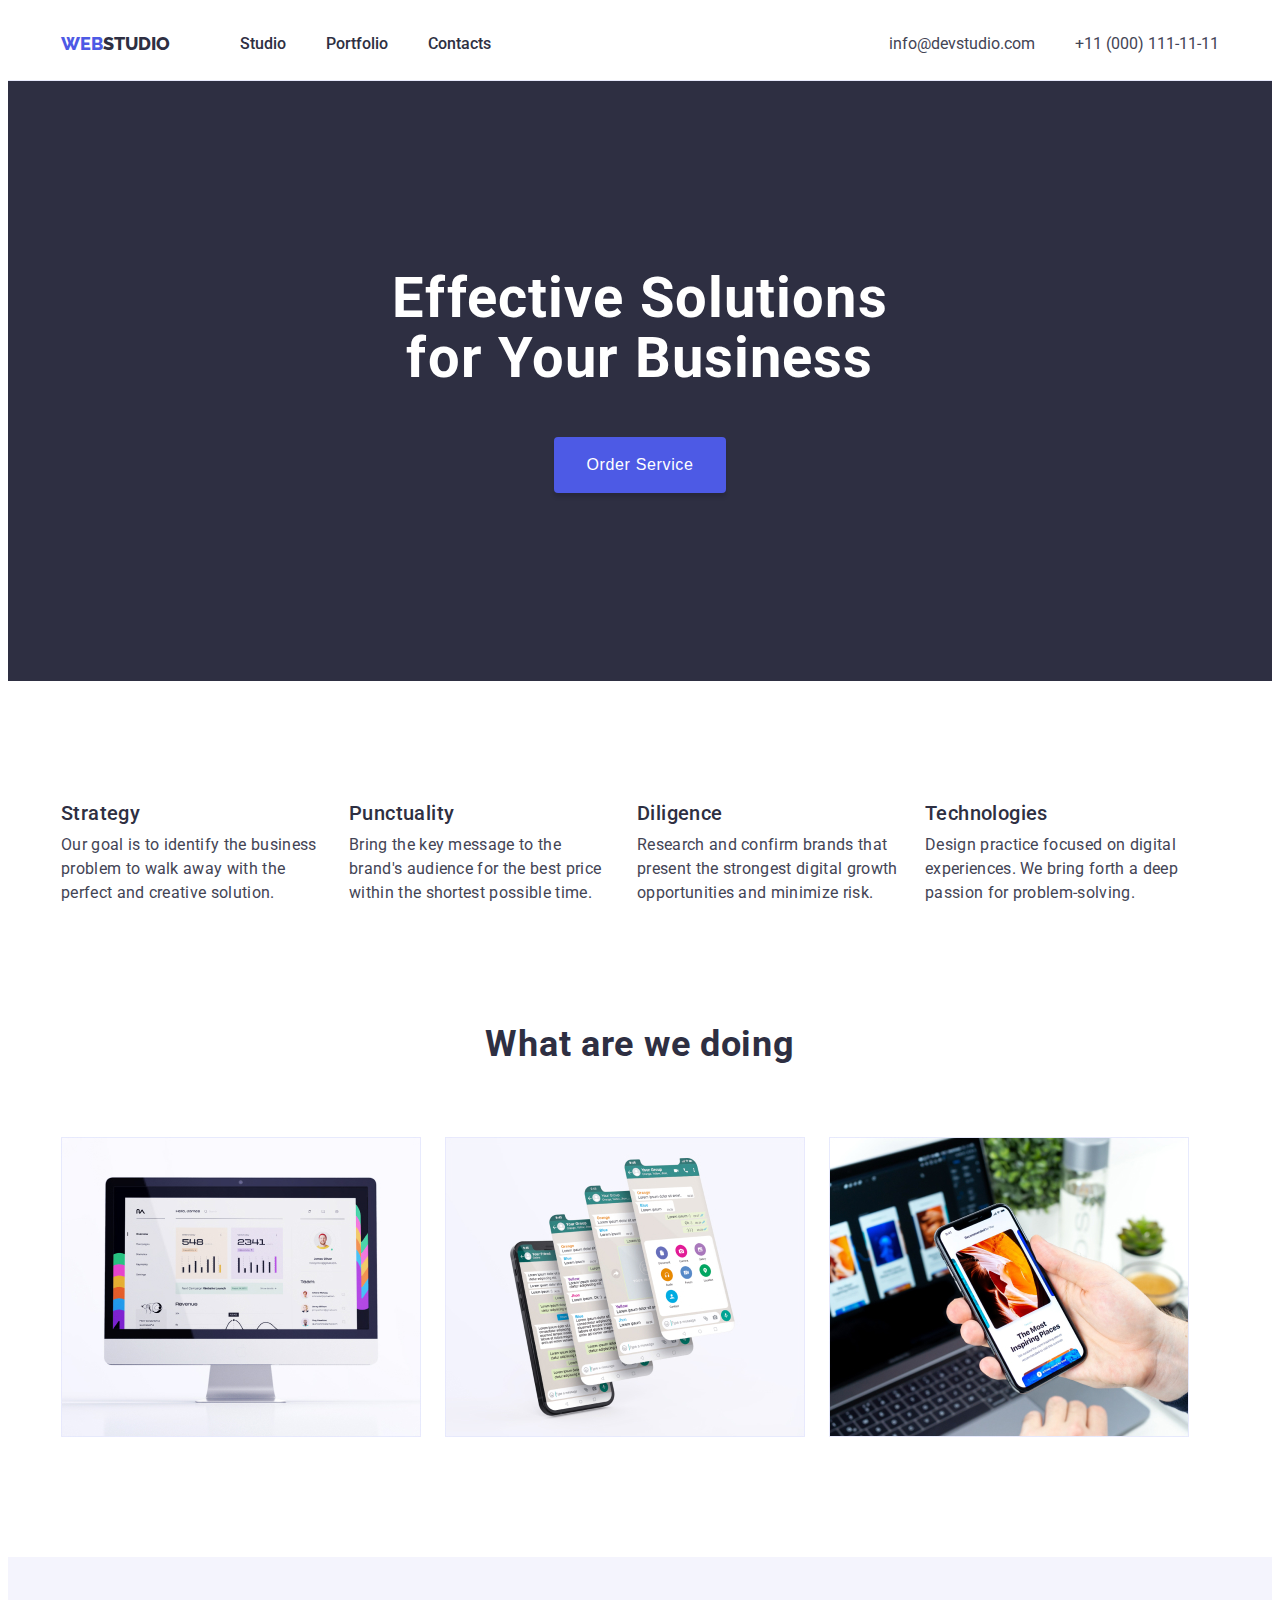
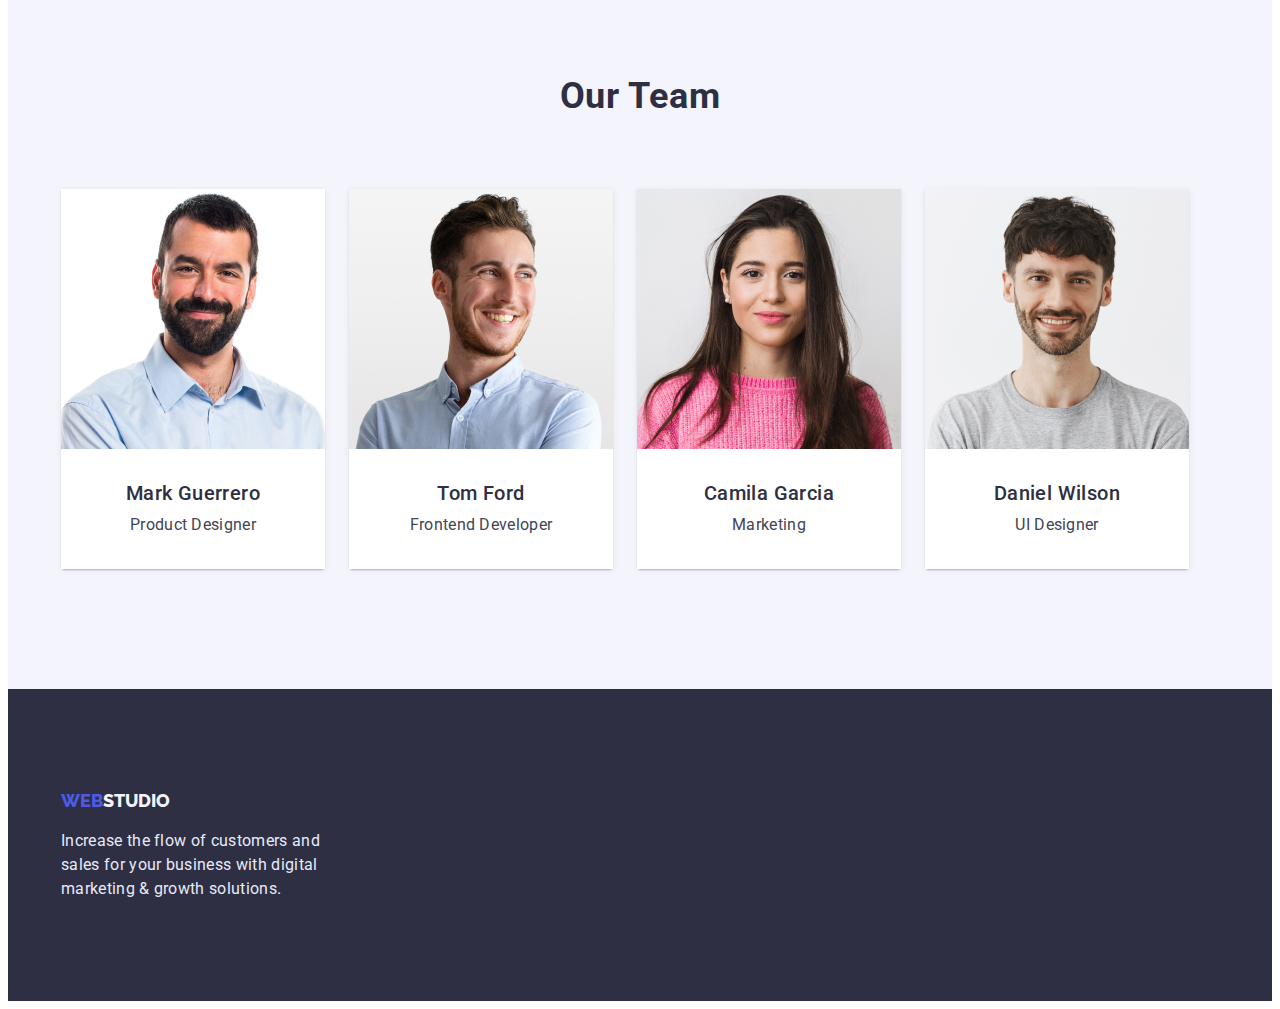
<file: index.html>
<!DOCTYPE html>
<html lang="en">
  <head>
    <meta charset="UTF-8" />
    <meta http-equiv="X-UA-Compatible" content="IE=edge" />
    <meta name="viewport" content="width=device-width, initial-scale=1.0" />
    <title>WebStudio</title>
    <link
      href="https://fonts.googleapis.com/css2?family=Raleway:wght@800&family=Roboto:wght@400;500;700;900&display=swap"
      rel="stylesheet"
    />
    <link
      rel="stylesheet"
      href="https://cdnjs.cloudflare.com/ajax/libs/modern-normalize/1.1.0/modern-normalize.min.css"
      integrity="sha512-wpPYUAdjBVSE4KJnH1VR1HeZfpl1ub8YT/NKx4PuQ5NmX2tKuGu6U/JRp5y+Y8XG2tV+wKQpNHVUX03MfMFn9Q=="
      crossorigin="anonymous"
      referrerpolicy="no-referrer"
    />
    <link rel="stylesheet" href="./css/styles.css" />
  </head>
  <body>
    <!-- head of page -->
    <header class="header">
      <div class="container">
        <!-- navigation -->
        <div class="heder-case">
          <nav class="navigation">
            <a class="logo link" href="./index.html">
              <span class="span-logo">Web</span>Studio</a
            >

            <ul class="list">
              <li><a class="link studio" href="">Studio</a></li>
              <li>
                <a class="link portfolio" href="./portfolio.html">Portfolio</a>
              </li>
              <li><a class="link contacts" href="">Contacts</a></li>
            </ul>
          </nav>
          <!-- contacts -->
          <address>
            <ul class="list">
              <li>
                <a class="mail link" href="mailto:info@devstudio.com"
                  >info@devstudio.com</a
                >
              </li>
              <li>
                <a class="phone link" href="tel:+110001111111"
                  >+11 (000) 111-11-11</a
                >
              </li>
            </ul>
          </address>
        </div>
      </div>
    </header>

    <main>
      <!-- hero section -->
      <section class="hero">
        <h1 class="title-text">Effective Solutions for Your Business</h1>
        <div class="botton-case">
          <button class="title-button" type="button">Order Service</button>
        </div>
      </section>
      <!-- Specifics --- section#2 -->
      <section class="specifics">
        <div class="container">
          <h2 class="none">Specifics</h2>

          <ul>
            <div class="section-specifics">
              <li>
                <h3 class="post-title">Strategy</h3>
                <p class="post-title-text">
                  Our goal is to identify the business problem to walk away with
                  the perfect and creative solution.
                </p>
              </li>
              <li>
                <h3 class="post-title">Punctuality</h3>
                <p class="post-title-text">
                  Bring the key message to the brand's audience for the best
                  price within the shortest possible time.
                </p>
              </li>
              <li>
                <h3 class="post-title">Diligence</h3>
                <p class="post-title-text">
                  Research and confirm brands that present the strongest digital
                  growth opportunities and minimize risk.
                </p>
              </li>
              <li>
                <h3 class="post-title">Technologies</h3>
                <p class="post-title-text">
                  Design practice focused on digital experiences. We bring forth
                  a deep passion for problem-solving.
                </p>
              </li>
            </div>
          </ul>
        </div>
      </section>
      <!-- What are we doing --- section#3 -->

      <section class="doing-box">
        <div class="container">
          <h2 class="images-title">What are we doing</h2>
          <ul class="list-img">
            <li>
              <img
                src="./images/img1.jpg"
                alt="Monitor with web page"
                width="360"
              />
            </li>
            <li>
              <img
                src="./images/img2.jpg"
                alt="Smartfon with application"
                width="360"
              />
            </li>
            <li>
              <img
                src="./images/img3.jpg"
                alt="lap-top and smartfon with application"
                width="360"
              />
            </li>
          </ul>
        </div>
      </section>
      <!-- Our Team --- section#4 -->
      <section class="team-section">
        <div class="container our-team">
          <h2 class="team-title">Our Team</h2>
          <ul class="team-item">
            <li class="list-team">
              <img src="./images/img11.jpg" alt="photo of a man" width="264" />
              <div class="team-box">
                <h3 class="post-team-title">Mark Guerrero</h3>
                <p class="team-text">Product Designer</p>
              </div>
            </li>
            <li class="list-team">
              <img src="./images/img12.jpg" alt="photo of a man" width="264" />
              <div class="team-box">
                <h3 class="post-team-title">Tom Ford</h3>
                <p class="team-text">Frontend Developer</p>
              </div>
            </li>
            <li class="list-team">
              <img
                src="./images/img13.jpg"
                alt="photo of a woman"
                width="264"
              />
              <div class="team-box">
                <h3 class="post-team-title">Camila Garcia</h3>
                <p class="team-text">Marketing</p>
              </div>
            </li>
            <li class="list-team">
              <img src="./images/img14.jpg" alt="photo of a man" width="264" />
              <div class="team-box">
                <h3 class="post-team-title">Daniel Wilson</h3>
                <p class="team-text">UI Designer</p>
              </div>
            </li>
          </ul>
        </div>
      </section>
    </main>
    <footer class="footer">
      <div class="footer-text container">
        <a class="logo link" href="./index.html"
          ><span class="span-logo">Web</span>Studio</a
        >
        <p class="logo-text">
          Increase the flow of customers and sales for your business with
          digital marketing & growth solutions.
        </p>
      </div>
    </footer>
  </body>
</html>
</file>
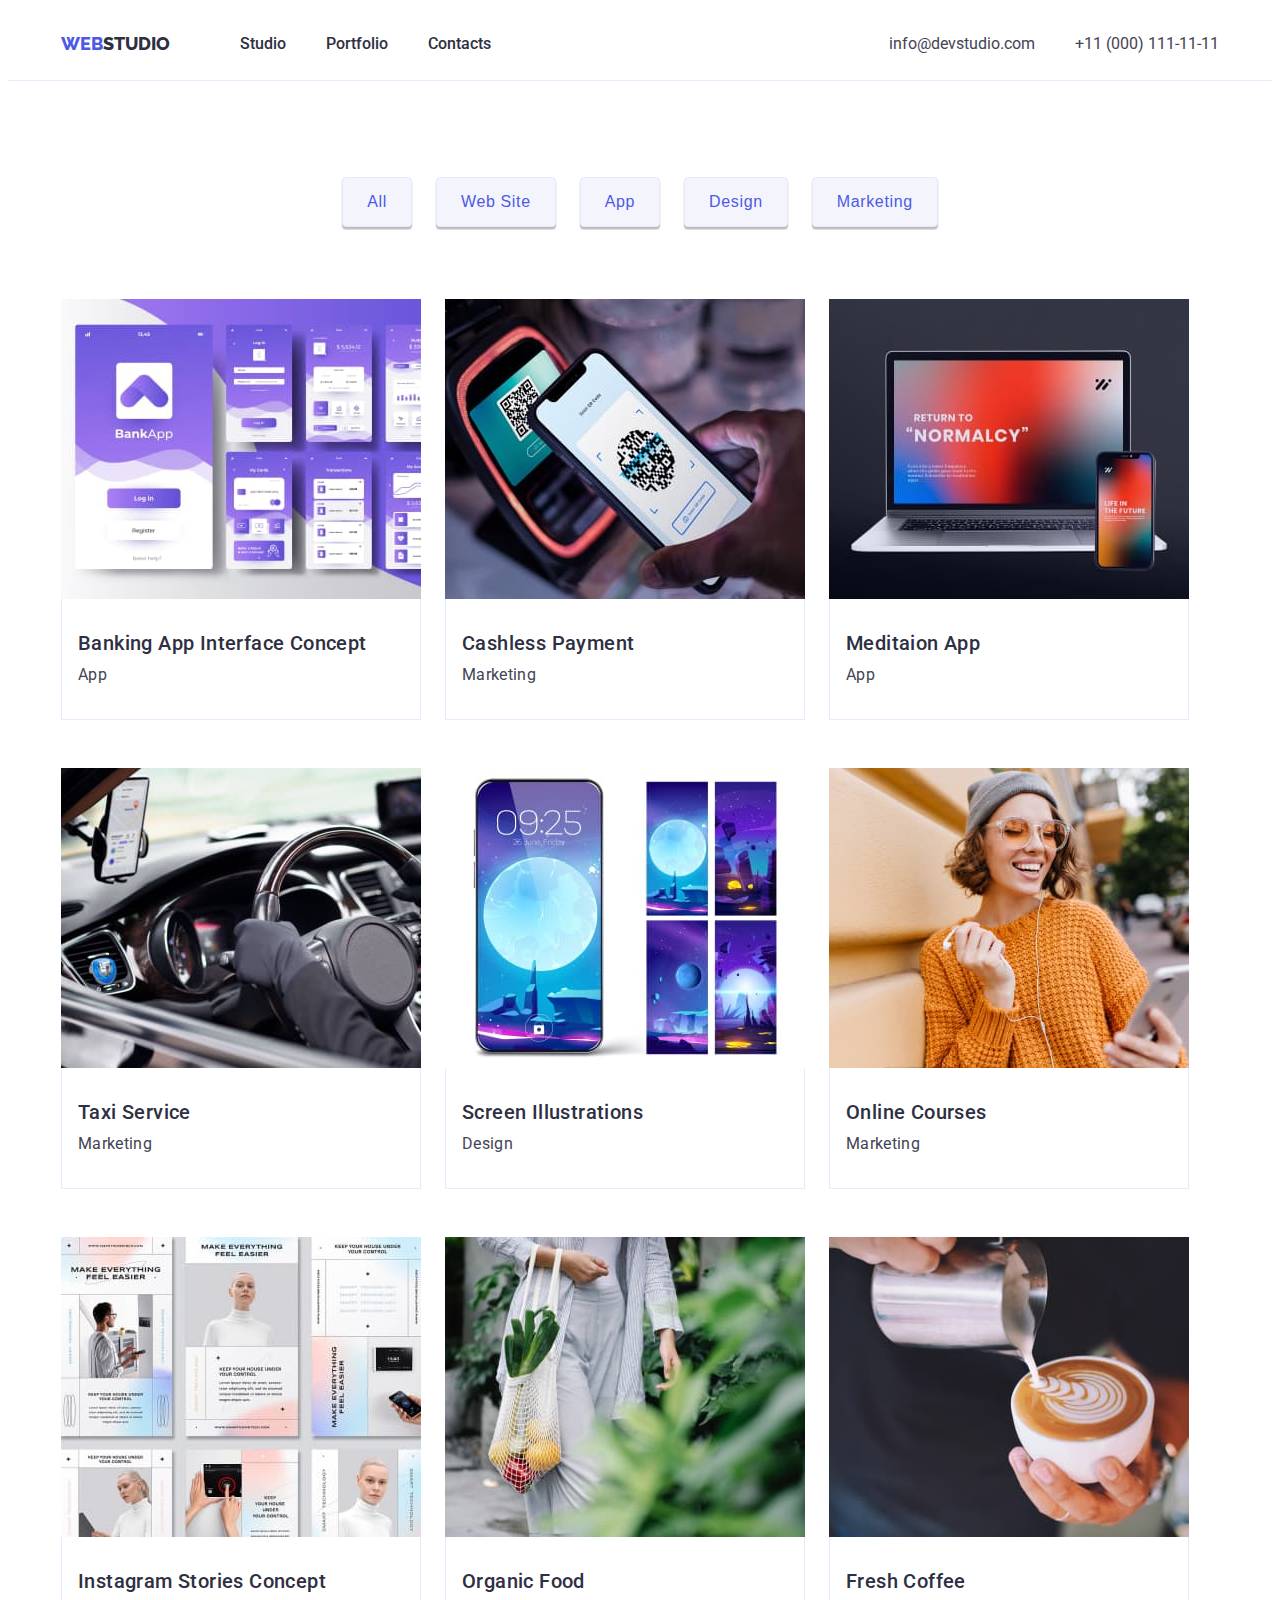
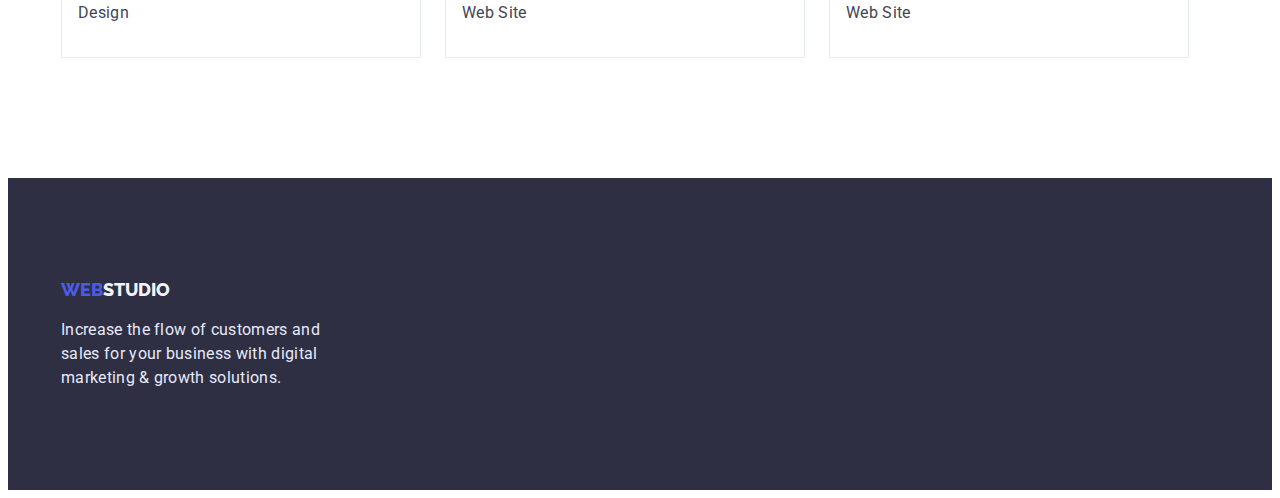
<file: portfolio.html>
<!DOCTYPE html>
<html lang="en">
  <head>
    <meta charset="UTF-8" />
    <meta http-equiv="X-UA-Compatible" content="IE=edge" />
    <meta name="viewport" content="width=device-width, initial-scale=1.0" />

    <link rel="preconnect" href="https://fonts.googleapis.com" />
    <link rel="preconnect" href="https://fonts.gstatic.com" crossorigin />
    <link
      href="https://fonts.googleapis.com/css2?family=Raleway:wght@800&family=Roboto:wght@400;500;700;900&display=swap"
      rel="stylesheet"
    />

    <title>Portfolio</title>
     <link
      rel="stylesheet"
      href="https://cdnjs.cloudflare.com/ajax/libs/modern-normalize/1.1.0/modern-normalize.min.css"
      integrity="sha512-wpPYUAdjBVSE4KJnH1VR1HeZfpl1ub8YT/NKx4PuQ5NmX2tKuGu6U/JRp5y+Y8XG2tV+wKQpNHVUX03MfMFn9Q=="
      crossorigin="anonymous"
      referrerpolicy="no-referrer"
    />
    <link href="./css/styles.css" rel="stylesheet" />
  </head>
  <body>
    
      <!-- head of page -->
    <header class="header">
    <div class="container">
      <!-- navigation -->
      <div class="heder-case">
        <nav class="navigation">
          <a class="logo link" href="./index.html">
            <span class="span-logo">Web</span>Studio</a>
    
          <ul class="list">
            <li><a class="link studio" href="">Studio</a></li>
            <li>
              <a class="link portfolio" href="./portfolio.html">Portfolio</a>
            </li>
            <li><a class="link contacts" href="">Contacts</a></li>
          </ul>
        </nav>
        <!-- contacts -->
        <address>
          <ul class="list">
            <li>
              <a class="mail link" href="mailto:info@devstudio.com">info@devstudio.com</a>
            </li>
            <li>
              <a class="phone link" href="tel:+110001111111">+11 (000) 111-11-11</a>
            </li>
          </ul>
        </address>
       </div>
      </div>
    </header>
      <main>
        <!-- list of works section -->
        <section class="portfolio-section">
          <div class="
          container">
          <h1 class="none">List of works</h1>
          
          <ul class="botton">
            <li><button class="button-all" type="button">All</button></li>
            <li><button class="button-web" type="button">Web Site</button></li>
            <li><button class="button-app" type="button">App</button></li>
            <li><button class="button-design" type="button">Design</button></li>
            <li>
              <button class="button-marketing" type="button">Marketing</button>
            </li>
          </ul>
          
          
          <ul class="portfol-img">
            
            <li>
              <a href="" class="link">
                <img src="./images/portf1.jpg" alt="Banking App" width="360" />

                <div class="img-tbox">
                  <h2 class="post-images-title">
                    Banking App Interface Concept
                  </h2>
                  <p class="images-text">App</p>
                </div>
              </a>
            </li>
            <li>
              <a href="" class="link">
                <img src="./images/portf2.jpg" alt="Payment" width="360" />
                <div class="img-tbox">
                  <h2 class="post-images-title">Cashless Payment</h2>
                  <p class="images-text">Marketing</p>
                </div>
              </a>
            </li>
            <li>
              <a href="" class="link">
                <img src="./images/portf3.jpg" alt="App" width="360" />
                <div class="img-tbox">
                  <h2 class="post-images-title">Meditaion App</h2>
                  <p class="images-text">App</p>
                </div>
              </a>
            </li>
            <li>
              <a href="" class="link">
                <img src="./images/portf4.jpg" alt="taxi" width="360" />
                <div class="img-tbox">
                  <h2 class="post-images-title">Taxi Service</h2>
                  <p class="images-text">Marketing</p>
                </div>
              </a>
            </li>
            <li>
              <a href="" class="link">
                <img
                  src="./images/portf5.jpg"
                  alt="Screen Illustrations"
                  width="360"
                />
                <div class="img-tbox">
                  <h2 class="post-images-title">Screen Illustrations</h2>
                  <p class="images-text">Design</p>
                </div>
              </a>
            </li>
            <li>
              <a href="" class="link">
                <img src="./images/portf6.jpg" alt="smile women" width="360" />
                <div class="img-tbox">
                  <h2 class="post-images-title">Online Courses</h2>
                  <p class="images-text">Marketing</p>
                </div>
              </a>
            </li>
            <li>
              <a href="" class="link">
                <img
                  src="./images/portf7.jpg"
                  alt="instagram pages"
                  width="360"
                />
                <div class="img-tbox">
                  <h2 class="post-images-title">Instagram Stories Concept</h2>
                  <p class="images-text">Design</p>
                </div>
              </a>
            </li>
            <li>
              <a href="" class="link">
                <img
                  src="./images/portf8.jpg"
                  alt="women with fruits"
                  width="360"
                />
                <div class="img-tbox">
                  <h2 class="post-images-title">Organic Food</h2>
                  <p class="images-text">Web Site</p>
                </div>
              </a>
            </li>
            <li>
              <a href="" class="link">
                <img
                  src="./images/portf9.jpg"
                  alt="coffee and milk"
                  width="360"
                />
                <div class="img-tbox">
                  <h2 class="post-images-title">Fresh Coffee</h2>
                  <p class="images-text">Web Site</p>
                </div>
              </a>
            </li>
            
          </ul>
          </div>
        </section>
      </main>
      <footer class="footer">
        <div class="footer-text container">
          <a class="logo link" href="./index.html"><span class="span-logo">Web</span>Studio</a>
          <p class="logo-text">
            Increase the flow of customers and sales for your business with
            digital marketing & growth solutions.
          </p>
        </div>
      
      </footer>
    </div>
  </body>
</html>
</file>
<file: css/styles.css>
:root {
  --main-text-color: #2e2f42;
  --second-text-color: #434455;
  --main-bg-color: #fff;
  --title-text-color: #fff;
  --second-bg-color: #f4f4fd;
  --btn-bg-color: #f4f4fd;
  --btn-bg-color-active: #4048bf;
  --btn-text-color: #4d5ae5;
  --btn-text-color-active: #fff;
  --title-btn-active-hover: #404bbf;
  --footer-text: #e7e9fc;
}
p,
h1,
h2,
h3,
h4,
h5,
h6 {
  margin: 0;
}

ul {
  margin: 0;
  padding: 0;
  list-style: none;
}

img {
  display: block;
  margin: 0;
  padding: 0;
  max-width: 100%;
  height: auto;
}

body {
  font-family: 'Roboto', sans-serif;
  color: var(--main-text-color);
  background-color: var(--main-bg-color);
}

.container {
  max-width: 1158px;
  margin: 0 auto;
  padding-left: 15px;
  padding-right: 15px;
  width: 100%;
}

.link {
  text-decoration: none;
}

.header {
  border-bottom: 1px solid #e7e9fc;
  padding: 24px 0;
}

.heder-case {
  display: flex;
  justify-content: space-between;
  align-items: center;
}

.navigation {
  display: flex;
}

.list {
  display: inline-block;
  display: flex;
  gap: 40px;
}

/* container hed  */

.logo {
  font-family: 'Raleway', sans-serif;
  font-style: normal;
  text-transform: uppercase;
  font-weight: 800;
  font-size: 18px;
  line-height: 1.33;
  color: var(--main-text-color);
  text-decoration: none;
  text-align: center;
  margin-right: 70px;
}

.span-logo {
  color: var(--btn-text-color);
}

.studio,
.portfolio,
.contacts {
  font-weight: 500;
  font-size: 16px;
  line-height: 1.5;
  color: var(--main-text-color);
}
.studio:hover,
.studio:focus,
.portfolio:hover,
.portfolio:focus,
.contacts:hover,
.contacts:focus {
  color: var(--btn-text-color);
}
.navigation {
  display: flex;
  align-items: center;
}

.mail,
.phone {
  font-weight: 400;
  font-size: 16px;
  font-style: normal;
  line-height: 1.5;
  color: var(--second-text-color);
}
.mail:hover,
.mail:focus,
.phone:hover,
.phone:focus {
  color: var(--btn-text-color);
}

.hero {
  background-color: var(--main-text-color);
  text-align: center;
  padding: 188px 0;
}
.title-text {
  width: 496px;
  display: inline-block;
  margin-bottom: 48px;
  font-weight: 700;
  font-size: 56px;
  line-height: 1.07;
  letter-spacing: 0.02em;
  color: var(--main-bg-color);
}

.title-button {
  cursor: pointer;
  background-color: var(--btn-text-color);
  font-weight: 500;
  font-size: 16px;
  line-height: 1.5;
  letter-spacing: 0.04em;
  color: var(--title-text-color);
  padding: 16px 32px;
  box-shadow: 0px 4px 4px rgba(0, 0, 0, 0.15);
  border-radius: 4px;
  border: none;
}

.title-button:hover,
.title-button:focus {
  background-color: var(--title-btn-active-hover);
  color: var(--title-text-color);
}

.none {
  position: absolute;
  width: 1px;
  height: 1px;
  margin: -1px;
  border: 0;
  padding: 0;

  white-space: nowrap;
  clip-path: inset(100%);
  clip: rect(0 0 0 0);
  overflow: hidden;
}

.specifics {
  padding-bottom: 120px;
  padding-top: 120px;
}

.section-specifics {
  display: flex;
  gap: 24px;
}

.post-title {
  margin-bottom: 8px;
  font-weight: 500;
  font-size: 20px;
  line-height: 1.2;
  letter-spacing: 0.02em;
  color: var(--main-text-color);
}

.post-title-text {
  width: 264px;
  font-weight: 400;
  font-size: 16px;
  line-height: 1.5;
  letter-spacing: 0.02em;
  color: var(--second-text-color);
}
.doing-box {
  padding-bottom: 120px;
}

.images-title {
  margin-bottom: 72px;
  font-weight: 700;
  font-size: 36px;
  line-height: 1.11;
  text-align: center;
  letter-spacing: 0.02em;
  color: var(--main-text-color);
}

.list-img {
  display: flex;
  gap: 24px;
}

.team-section {
  background-color: var(--second-bg-color);
  padding-top: 120px;
  padding-bottom: 120px;
}

.team-title {
  margin-bottom: 72px;
  font-weight: 700;
  font-size: 36px;
  line-height: 1.11;
  text-align: center;
  letter-spacing: 0.02em;
  color: var(--main-text-color);
}

.post-team-title {
  margin-bottom: 8px;
  font-size: 16px;
  font-weight: 500;
  font-size: 20px;
  line-height: 1.2;
  text-align: center;
  letter-spacing: 0.02em;
  color: var(--main-text-color);
}

.team-box {
  background-color: var(--main-bg-color);
  padding: 32px 0;
}

.list-team {
  box-shadow: 0px 1px 6px rgba(46, 47, 66, 0.08),
    0px 1px 1px rgba(46, 47, 66, 0.16), 0px 2px 1px rgba(46, 47, 66, 0.08);
  border-radius: 0px 0px 4px 4px;
}

.team-item {
  display: flex;
  gap: 24px;
}

.team-text {
  font-weight: 400;
  line-height: 1.5;
  text-align: center;
  letter-spacing: 0.02em;
  color: var(--second-text-color);
}

.footer .logo {
  color: var(--btn-bg-color);
  padding: 0;
  display: inline-block;
  margin-bottom: 16px;
}

.logo-text {
  width: 264px;
  font-weight: 400;
  font-size: 16px;
  line-height: 1.5;
  letter-spacing: 0.02em;
  color: var(--footer-text);
}

.footer {
  background-color: var(--main-text-color);
  padding: 100px 0;
}

.portfolio-section {
  padding-top: 96px;
  padding-bottom: 120px;
}

.botton {
  display: flex;
  justify-content: center;
  gap: 24px;
  margin-bottom: 72px;
}

.button-all,
.button-web,
.button-app,
.button-design,
.button-marketing {
  cursor: pointer;
  padding: 12px 24px;
  background-color: var(--btn-bg-color);
  font-weight: 500;
  font-size: 16px;
  line-height: 1.5;
  text-align: center;
  letter-spacing: 0.04em;
  color: var(--btn-text-color);

  box-shadow: 0px 3px 1px rgba(0, 0, 0, 0.1), 0px 2px 1px rgba(0, 0, 0, 0.08),
    0px 2px 2px rgba(0, 0, 0, 0.12);
  border-radius: 4px;
  border: 1px solid #e7e9fc;
}
.button-all:hover,
.button-all:focus,
.button-web:hover,
.button-web:focus,
.button-app:hover,
.button-app:focus,
.button-design:hover,
.button-design:focus,
.button-marketing:hover,
.button-marketing:focus {
  background-color: var(--btn-bg-color-active);
  color: var(--btn-text-color-active);
  box-shadow: 0px 3px 1px rgba(0, 0, 0, 0.1), 0px 2px 1px rgba(0, 0, 0, 0.08),
    0px 2px 2px rgba(0, 0, 0, 0.12);
  border-radius: 4px;
  border: 1px solid var(--btn-bg-color-active);
}

.portfol-img {
  display: flex;
  flex-wrap: wrap;
  column-gap: 24px;
  row-gap: 48px;
}

.img-tbox {
  border-left: 1px solid #e7e9fc;
  border-right: 1px solid #e7e9fc;
  border-bottom: 1px solid #e7e9fc;
  padding: 32px 0px 32px 16px;
}

.post-images-title {
  margin-bottom: 8px;
  font-weight: 500;
  font-size: 20px;
  line-height: 1.2;
  letter-spacing: 0.02em;
  color: var(--main-text-color);
}
.images-text {
  font-weight: 400;
  font-size: 16px;
  line-height: 1.5;
  letter-spacing: 0.02em;
  color: var(--second-text-color);
}
</file>
